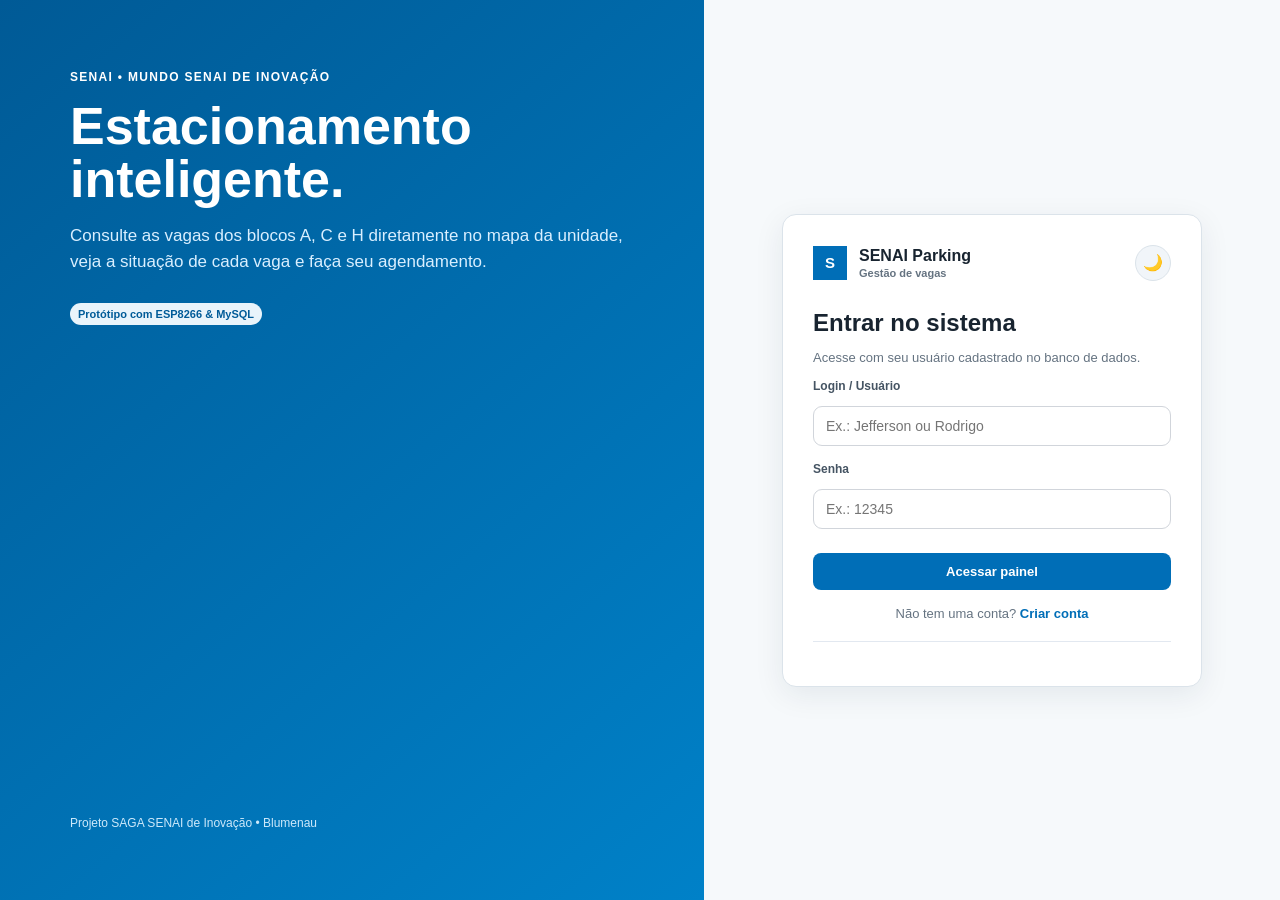
<file: index.html>
<!doctype html>
<html lang="pt-BR">
  <head>
    <meta charset="utf-8">
    <meta name="viewport" content="width=device-width, initial-scale=1">
    <meta http-equiv="Cache-Control" content="no-cache, no-store, must-revalidate">
    <meta http-equiv="Pragma" content="no-cache">
    <meta http-equiv="Expires" content="0">
    <title>SENAI Parking | Acesso</title>
    <link rel="stylesheet" href="css/style.css?v=20261028_v3">
    <script>
      (function() {
        if (localStorage.getItem('senaiTheme') === 'dark') {
          document.documentElement.classList.add('dark-mode');
        }
      })();
    </script>
  </head>
  <body>
    <div class="login-page">
      <section class="login-side">
        <div>
          <div class="login-kicker">SENAI • Mundo SENAI de Inovação</div>
          <h1>Estacionamento<br>inteligente.</h1>
          <p>Consulte as vagas dos blocos A, C e H diretamente no mapa da unidade, veja a situação de cada vaga e faça seu agendamento.</p>
          <div class="badge blue" style="display:inline-block;margin-top:10px">Protótipo com ESP8266 &amp; MySQL</div>
        </div>
        <div style="font-size:12px;color:#cde9fb">Projeto SAGA SENAI de Inovação • Blumenau</div>
      </section>
      <section class="login-panel">
        <div class="login-box">
          <div style="display:flex; justify-content:space-between; align-items:center;">
            <div class="brand">
              <div class="brand-mark">S</div>
              <div>SENAI Parking<small>Gestão de vagas</small></div>
            </div>
            <button type="button" class="btn-theme-toggle" id="themeToggle" onclick="alternarTema()" title="Alternar modo claro / escuro">🌙</button>
          </div>
          <h2 style="margin-top:28px" id="formTitle">Entrar no sistema</h2>
          <p id="formSubtitle">Acesse com seu usuário cadastrado no banco de dados.</p>

          <div id="loginErro" style="display:none; color:#dc2626; font-size:13px; margin: 12px 0; background:#fef2f2; padding:10px 14px; border-radius:8px; border:1px solid #fecaca; font-weight:500;"></div>
          <div id="loginSucesso" style="display:none; color:#16a34a; font-size:13px; margin: 12px 0; background:#f0fdf4; padding:10px 14px; border-radius:8px; border:1px solid #bbf7d0; font-weight:500;"></div>

          <!-- Formulário de Login -->
          <form id="loginForm">
            <div class="field">
              <label for="login">Login / Usuário</label>
              <input id="login" name="login" placeholder="Ex.: Jefferson ou Rodrigo" complete ="username">
            </div>
            <div class="field">
              <label for="senha">Senha</label>
              <input type="password" id="senha" name="senha" placeholder="Ex.: 12345" required autocomplete="current-password">
            </div>
            <button class="btn btn-primary" id="btnLoginSubmit" type="submit" style="width:100%;margin-top:8px">Acessar painel</button>
            <div style="margin-top: 16px; text-align: center; font-size: 13px; color: var(--muted);">
              Não tem uma conta? <a href="#" id="btnShowRegister" style="color:var(--blue); font-weight:600; text-decoration:none;">Criar conta</a>
            </div>
          </form>

          <!-- Formulário de Cadastro -->
          <form id="registerForm" style="display:none;">
            <div class="field">
              <label for="regNome">Nome completo</label>
              <input id="regNome" placeholder="Ex.: Adrian Alex Muller" required>
            </div>
            <div class="field">
              <label for="regUsuario">Usuário / Login</label>
              <input id="regUsuario" placeholder="Ex.: adrian" required>
            </div>
            <div class="field">
              <label for="regEmail">E-mail para notificações</label>
              <input type="email" id="regEmail" placeholder="seuemail@exemplo.com">
            </div>
            <div class="field">
              <label for="regSenha">Senha</label>
              <input type="password" id="regSenha" placeholder="Mínimo 4 caracteres" required>
            </div>
            <div class="field">
              <label for="regConfirma">Confirmar senha</label>
              <input type="password" id="regConfirma" placeholder="Repita a senha" required>
            </div>
            <button class="btn btn-primary" id="btnRegSubmit" type="submit" style="width:100%;margin-top:8px">Criar conta e entrar</button>
            <div style="margin-top: 16px; text-align: center; font-size: 13px; color: var(--muted);">
              Já possui conta? <a href="#" id="btnShowLogin" style="color:var(--blue); font-weight:600; text-decoration:none;">Fazer login</a>
            </div>
          </form>

          <div style="margin-top:20px; padding-top:14px; border-top:1px solid #e2e8f0; font-size:12px; color:#64748b; line-height: 1.5;">
          </div>
        </div>
      </section>
    </div>
    <script src="js/app.js?v=20261028_v3"></script>
  </body>
</html>
</file>
<file: css/style.css>
:root {
  --blue: #006eb7;
  --blue2: #004b82;
  --blue3: #eaf5fb;
  --ink: #182430;
  --muted: #657381;
  --line: #dbe3ea;
  --bg: #f4f7f9;
  --green: #2dbb73;
  --red: #e14949;
  --yellow: #f2b72e;
  --white: #fff;
  --shadow: 0 8px 30px rgba(17, 38, 58, 0.08);
}

* {
  box-sizing: border-box;
}

body {
  margin: 0;
  font-family: Arial, Helvetica, sans-serif;
  background: var(--bg);
  color: var(--ink);
}

a {
  text-decoration: none;
  color: inherit;
}

.topbar {
  height: 66px;
  background: #fff;
  border-bottom: 1px solid var(--line);
  display: flex;
  align-items: center;
  justify-content: space-between;
  padding: 0 26px;
  position: sticky;
  top: 0;
  z-index: 50;
}

.brand {
  display: flex;
  gap: 12px;
  align-items: center;
  font-weight: 800;
}

.brand-mark {
  width: 34px;
  height: 34px;
  background: var(--blue);
  color: #fff;
  display: grid;
  place-items: center;
  font-weight: 900;
  font-size: 15px;
}

.brand small {
  display: block;
  color: var(--muted);
  font-weight: 600;
  font-size: 11px;
  margin-top: 2px;
}

.topnav {
  display: flex;
  gap: 6px;
}

.topnav a {
  padding: 10px 12px;
  border-radius: 8px;
  color: #445362;
  font-size: 14px;
  font-weight: 700;
}

.topnav a:hover,
.topnav a.active {
  background: var(--blue3);
  color: var(--blue2);
}

.page {
  display: block;
  width: 100%;
  min-height: calc(100vh - 66px);
}

.sidebar {
  background: #fff;
  border-right: 1px solid var(--line);
  padding: 22px 14px;
}

.side-title {
  font-size: 11px;
  text-transform: uppercase;
  letter-spacing: 1px;
  color: #8a98a5;
  padding: 8px 12px;
}

.side-link {
  display: flex;
  align-items: center;
  gap: 10px;
  padding: 11px 12px;
  border-radius: 8px;
  color: #465664;
  font-size: 14px;
  font-weight: 700;
  margin: 2px 0;
}

.side-link:hover,
.side-link.active {
  background: #eaf5fb;
  color: var(--blue2);
}

.content {
  padding: 26px;
  max-width: 1500px;
  width: 100%;
  margin: auto;
}

.title-row {
  display: flex;
  justify-content: space-between;
  gap: 20px;
  align-items: flex-end;
  margin-bottom: 22px;
}

.eyebrow {
  font-size: 12px;
  font-weight: 800;
  letter-spacing: .9px;
  color: var(--blue);
  text-transform: uppercase;
}

.title {
  font-size: 31px;
  margin: 4px 0 0;
  font-weight: 800;
}

.subtitle {
  font-size: 14px;
  color: var(--muted);
  margin: 6px 0 0;
}

.btn {
  border: 0;
  border-radius: 8px;
  padding: 11px 15px;
  font-weight: 800;
  font-size: 13px;
  cursor: pointer;
  display: inline-flex;
  align-items: center;
  justify-content: center;
  gap: 8px;
}

.btn-primary {
  background: var(--blue);
  color: #fff;
}

.btn-primary:hover {
  background: #005b98;
}

.btn-light {
  background: #fff;
  border: 1px solid var(--line);
  color: #334351;
}

.btn-danger {
  background: #fdecec;
  color: #b92f2f;
}

.grid {
  display: grid;
  gap: 16px;
}

.g4 {
  grid-template-columns: repeat(4, minmax(0, 1fr));
}

.g3 {
  grid-template-columns: repeat(3, minmax(0, 1fr));
}

.g2 {
  grid-template-columns: repeat(2, minmax(0, 1fr));
}

.card {
  background: #fff;
  border: 1px solid var(--line);
  border-radius: 12px;
  box-shadow: var(--shadow);
}

.pad {
  padding: 18px;
}

.metric .label {
  font-size: 12px;
  color: var(--muted);
  font-weight: 700;
}

.metric .num {
  font-size: 29px;
  font-weight: 900;
  margin-top: 9px;
}

.metric .foot {
  font-size: 12px;
  color: var(--muted);
  margin-top: 5px;
}

.metric.green {
  border-top: 4px solid var(--green);
}

.metric.red {
  border-top: 4px solid var(--red);
}

.metric.yellow {
  border-top: 4px solid var(--yellow);
}

.metric.blue {
  border-top: 4px solid var(--blue);
}

.section-head {
  display: flex;
  align-items: center;
  justify-content: space-between;
  margin-bottom: 14px;
}

.section-head h2 {
  font-size: 18px;
  margin: 0;
}

.section-head span {
  font-size: 12px;
  color: var(--muted);
}

.list {
  display: grid;
  gap: 10px;
}

.list-item {
  display: flex;
  justify-content: space-between;
  align-items: center;
  padding: 13px 0;
  border-bottom: 1px solid #edf1f4;
}

.list-item:last-child {
  border-bottom: 0;
}

.badge {
  padding: 5px 8px;
  border-radius: 999px;
  font-size: 11px;
  font-weight: 800;
}

.badge.green {
  background: #e8f8ef;
  color: #178c53;
}

.badge.red {
  background: #fdecec;
  color: #b82f2f;
}

.badge.yellow {
  background: #fff6dc;
  color: #9b7100;
}

.badge.blue {
  background: #e9f4fb;
  color: #005b98;
}

.login-page {
  min-height: 100vh;
  display: grid;
  grid-template-columns: 1.1fr .9fr;
}

.login-side {
  background: linear-gradient(140deg, #005a96, #0081c8);
  color: #fff;
  padding: 70px;
  display: flex;
  flex-direction: column;
  justify-content: space-between;
}

.login-side h1 {
  font-size: 52px;
  line-height: 1.02;
  margin: 16px 0;
}

.login-side p {
  max-width: 620px;
  color: #d9efff;
  font-size: 17px;
  line-height: 1.55;
}

.login-kicker {
  font-weight: 800;
  letter-spacing: 1.3px;
  text-transform: uppercase;
  font-size: 12px;
}

.login-panel {
  display: flex;
  align-items: center;
  justify-content: center;
  padding: 40px;
  background: #f6f9fb;
}

.login-box {
  width: min(420px, 100%);
  background: #fff;
  border: 1px solid var(--line);
  border-radius: 14px;
  padding: 30px;
  box-shadow: var(--shadow);
}

.login-box h2 {
  margin: 0 0 7px;
  font-size: 24px;
}

.login-box p {
  color: var(--muted);
  font-size: 13px;
}

.field {
  display: grid;
  gap: 7px;
  margin: 14px 0;
}

.field label {
  font-size: 12px;
  font-weight: 800;
  color: #455463;
}

.field input,
.field select,
.field textarea {
  width: 100%;
  padding: 12px;
  border: 1px solid #cfd9e1;
  border-radius: 8px;
  font: inherit;
  background: #fff;
}

.field input:focus,
.field select:focus {
  outline: 2px solid #b8dff4;
  border-color: var(--blue);
}

.map-layout {
  display: grid;
  grid-template-columns: minmax(0, 1fr) 330px;
  gap: 18px;
}

.map-card {
  padding: 14px;
}

.map-toolbar {
  display: flex;
  justify-content: space-between;
  align-items: center;
  gap: 12px;
  margin-bottom: 12px;
  flex-wrap: wrap;
}

.switch {
  display: flex;
  gap: 5px;
  background: #edf3f7;
  padding: 4px;
  border-radius: 10px;
}

.switch button {
  border: 0;
  background: transparent;
  padding: 9px 14px;
  border-radius: 7px;
  font-weight: 800;
  color: #536272;
  cursor: pointer;
}

.switch button.active {
  background: #fff;
  color: var(--blue2);
  box-shadow: 0 2px 7px rgba(0, 0, 0, .07);
}

.legend {
  display: flex;
  flex-wrap: wrap;
  gap: 13px;
  font-size: 12px;
  color: #5e6d7b;
}

.legend i {
  width: 10px;
  height: 10px;
  display: inline-block;
  border-radius: 50%;
  margin-right: 5px;
}

.i-green {
  background: var(--green);
}

.i-red {
  background: var(--red);
}

.i-yellow {
  background: var(--yellow);
}

.map-wrap {
  position: relative;
  background: #eef2f5;
  border-radius: 10px;
  overflow: hidden;
  border: 1px solid var(--line);
  min-height: 480px;
  display: flex;
  align-items: center;
  justify-content: center;
  padding: 24px;
}

/* Área Visual das Vagas (Sem Fotos Reais) */
.parking-zone-container {
  width: 100%;
  max-width: 680px;
  display: flex;
  flex-direction: column;
  gap: 20px;
}

.parking-road {
  background: #2b3648;
  border-radius: 8px;
  padding: 12px 20px;
  display: flex;
  align-items: center;
  justify-content: space-between;
  color: #fff;
  font-size: 13px;
  font-weight: 600;
  letter-spacing: 1px;
  border-top: 2px dashed #94a3b8;
  border-bottom: 2px dashed #94a3b8;
}

.parking-bays {
  display: grid;
  grid-template-columns: repeat(auto-fit, minmax(240px, 1fr));
  gap: 20px;
}

.bay-card {
  background: var(--surface);
  border: 2px solid var(--line);
  border-radius: 12px;
  padding: 20px 18px;
  display: flex;
  flex-direction: column;
  gap: 12px;
  cursor: pointer;
  transition: all 0.25s ease;
  position: relative;
  box-shadow: 0 4px 14px rgba(0,0,0,0.04);
}

.bay-card:hover {
  transform: translateY(-3px);
  box-shadow: 0 8px 24px rgba(0,0,0,0.08);
}

.bay-card.selected {
  border-color: var(--blue) !important;
  box-shadow: 0 0 0 3px rgba(0, 102, 204, 0.25) !important;
}

.bay-card.bay-green {
  border-top: 6px solid var(--green);
}

.bay-card.bay-red {
  border-top: 6px solid var(--red);
}

.bay-card.bay-yellow {
  border-top: 6px solid var(--yellow);
}

.bay-header {
  display: flex;
  justify-content: space-between;
  align-items: center;
}

.bay-title {
  font-size: 18px;
  font-weight: 700;
  color: var(--text);
}

.bay-indicator {
  display: inline-flex;
  align-items: center;
  gap: 6px;
  padding: 4px 10px;
  border-radius: 20px;
  font-size: 12px;
  font-weight: 600;
}

.bay-indicator.green {
  background: #e8f8ef;
  color: var(--green);
}

.bay-indicator.red {
  background: #fdecec;
  color: var(--red);
}

.bay-indicator.yellow {
  background: #fff8e6;
  color: #b45309;
}

.bay-body {
  background: rgba(0,0,0,0.02);
  border-radius: 8px;
  padding: 12px;
  display: flex;
  flex-direction: column;
  gap: 6px;
  font-size: 13px;
}

.bay-body .bay-info-row {
  display: flex;
  justify-content: space-between;
  color: var(--muted);
}

.bay-body .bay-info-row strong {
  color: var(--text);
}

body.dark-mode .map-wrap {
  background: #0f172a;
}

body.dark-mode .bay-card {
  background: #1e293b;
  border-color: #334155;
}

body.dark-mode .bay-body {
  background: #0f172a;
}

.map-wrap img {
  width: 100%;
  height: auto;
  display: block;
}

.detail {
  display: grid;
  gap: 12px;
}

.detail-top {
  padding: 18px;
}

.detail-id {
  font-size: 30px;
  font-weight: 900;
}

.detail-status {
  margin-top: 7px;
}

.detail-meta {
  display: grid;
  gap: 10px;
  padding-top: 16px;
  margin-top: 16px;
  border-top: 1px solid var(--line);
}

.meta-row {
  display: flex;
  justify-content: space-between;
  font-size: 12px;
}

.meta-row span:first-child {
  color: var(--muted);
}

.detail-action {
  padding: 14px;
  border-top: 1px solid var(--line);
}

.table {
  width: 100%;
  border-collapse: collapse;
}

.table th,
.table td {
  text-align: left;
  padding: 12px 10px;
  border-bottom: 1px solid #edf1f4;
  font-size: 13px;
}

.table th {
  font-size: 11px;
  text-transform: uppercase;
  letter-spacing: .6px;
  color: #70808f;
}

.empty {
  padding: 36px;
  text-align: center;
  color: var(--muted);
}

.toast {
  position: fixed;
  right: 24px;
  bottom: 24px;
  background: #172532;
  color: #fff;
  padding: 13px 16px;
  border-radius: 9px;
  box-shadow: 0 12px 30px rgba(0, 0, 0, .2);
  font-size: 13px;
  display: none;
  z-index: 80;
}

.toast.show {
  display: block;
}

@media(max-width: 1050px) {
  .page {
    grid-template-columns: 1fr;
  }
  .sidebar {
    display: none;
  }
  .g4,
  .g3 {
    grid-template-columns: repeat(2, 1fr);
  }
  .map-layout {
    grid-template-columns: 1fr;
  }
  .detail {
    grid-template-columns: 1fr 1fr;
  }
  .detail-action {
    border-top: 0;
  }
  .login-page {
    grid-template-columns: 1fr;
  }
  .login-side {
    padding: 42px;
  }
  .login-side h1 {
    font-size: 40px;
  }
}

@media(max-width: 640px) {
  .content {
    padding: 16px;
  }
  .topbar {
    padding: 0 14px;
  }
  .topnav {
    display: none;
  }
  .g4,
  .g3,
  .g2 {
    grid-template-columns: 1fr;
  }
  .title {
    font-size: 25px;
  }
  .title-row {
    align-items: flex-start;
    flex-direction: column;
  }
  .map-wrap {
    min-height: 320px;
  }
  .detail {
    grid-template-columns: 1fr;
  }
  .login-side {
    padding: 30px;
  }
  .login-side h1 {
    font-size: 35px;
  }
}

.map-card {
  overflow: hidden;
}

.map-wrap {
  min-height: 0;
  aspect-ratio: 16/10;
  background: #dfe6eb;
}

.map-wrap img {
  width: 100%;
  height: 100%;
  object-fit: contain;
  object-position: center;
}

.field-label {
  display: flex;
  flex-direction: column;
  gap: 5px;
  font-size: 11px;
  font-weight: 800;
  color: var(--muted);
  margin-bottom: 9px;
}

.field-label input {
  border: 1px solid var(--line);
  border-radius: 7px;
  padding: 9px 10px;
  background: #fff;
  color: var(--text);
  font: inherit;
}

.full {
  width: 100%;
  margin-top: 3px;
}

.rule-box {
  border: 1px solid var(--line);
  background: #f7fafc;
  border-radius: 10px;
  padding: 16px;
  color: #4b5c6b;
}

.rule-box p {
  margin: 0 0 11px;
  font-size: 13px;
}

.rule-box small {
  display: block;
  margin-top: 14px;
  color: var(--muted);
  line-height: 1.5;
}

.table-scroll {
  overflow: auto;
}

@media(max-width: 900px) {
}

@media(max-width: 640px) {
  .map-wrap {
    aspect-ratio: 1/1.08;
  }
  .map-card {
    padding: 10px;
  }
}

.spot-selector-panel {
  padding: 18px;
  border-bottom: 1px solid var(--line);
}

.selector-label {
  display: block;
  font-size: 11px;
  font-weight: 800;
  color: var(--muted);
  margin: 12px 0 6px;
}

.spot-selector {
  width: 100%;
  padding: 12px 13px;
  border: 1px solid var(--line);
  border-radius: 9px;
  background: #fff;
  color: var(--ink);
  font: inherit;
  font-weight: 700;
  cursor: pointer;
  transition: color .15s ease, border-color .15s ease, background-color .15s ease;
}

.spot-selector.status-green {
  color: var(--green);
  border-color: #b9e7cf;
  background: #f4fcf7;
}

.spot-selector.status-red {
  color: var(--red);
  border-color: #f2bcbc;
  background: #fff7f7;
}

.spot-selector.status-yellow {
  color: #9b7100;
  border-color: #ead48d;
  background: #fffaf0;
}

.spot-selector option.spot-option.green {
  color: var(--green);
}

.spot-selector option.spot-option.red {
  color: var(--red);
}

.spot-selector option.spot-option.yellow {
  color: #9b7100;
}

.spot-selector:focus {
  outline: 2px solid #b8dff4;
  border-color: var(--blue);
}

.selector-hint {
  margin-top: 10px;
  font-size: 12px;
  line-height: 1.5;
  color: var(--muted);
}

.page-visualizar .map-layout {
  grid-template-columns: minmax(0, 1fr) 310px;
  align-items: start;
}

.page-visualizar .map-card {
  padding: 16px;
}

.page-visualizar .map-wrap {
  min-height: 0;
  height: calc(100vh - 220px);
  max-height: 900px;
  aspect-ratio: auto;
}

.page-visualizar .map-wrap img {
  width: 100%;
  height: 100%;
  object-fit: contain;
}

.view-only-note {
  padding: 14px;
  border: 1px solid var(--line);
  background: #f7fafc;
  border-radius: 9px;
  color: var(--muted);
  font-size: 12px;
  line-height: 1.55;
}

.view-only-note a {
  display: inline-block;
  margin-top: 7px;
  color: var(--blue2);
  font-weight: 800;
}

@media(max-width: 1050px) {
  .page-visualizar .map-wrap {
    height: clamp(420px, 70vh, 800px);
  }
}

@media(max-width: 640px) {
  .page-visualizar .map-wrap {
    height: clamp(360px, 65vh, 650px);
  }
}
    .vehicle-page {
      min-height: 100vh;
      padding: 28px;
    }

    .vehicle-container {
      max-width: 1100px;
      margin: 0 auto;
    }

    .page-header {
      display: flex;
      justify-content: space-between;
      align-items: center;
      gap: 20px;
      margin-bottom: 28px;
    }

    .page-header h1 {
      margin: 0;
    }

    .page-header p {
      margin: 6px 0 0;
      color: var(--muted);
    }

    .vehicle-grid {
      display: grid;
      grid-template-columns: 1fr 1fr;
      gap: 20px;
    }

    .vehicle-card {
      background: #fff;
      border: 1px solid #e5e7eb;
      border-radius: 16px;
      padding: 22px;
      box-shadow: 0 8px 25px rgba(0,0,0,.05);
    }

    .vehicle-card h2 {
      margin-top: 0;
      margin-bottom: 18px;
    }

    .vehicle-info {
      display: grid;
      gap: 12px;
    }

    .info-row {
      display: flex;
      justify-content: space-between;
      gap: 20px;
      padding: 12px 0;
      border-bottom: 1px solid #eee;
    }

    .info-row:last-child {
      border-bottom: 0;
    }

    .info-row span {
      color: var(--muted);
    }

    .info-row strong {
      text-align: right;
    }

    .field {
      margin-bottom: 16px;
    }

    .field label {
      display: block;
      margin-bottom: 6px;
      font-weight: 600;
    }

    .field select,
    .field input {
      width: 100%;
      box-sizing: border-box;
      padding: 11px 12px;
      border: 1px solid #d1d5db;
      border-radius: 9px;
      background: #fff;
      font-size: 14px;
    }

    .list-section {
      margin-top: 20px;
    }

    .data-list {
      display: grid;
      gap: 10px;
    }

    .data-item {
      padding: 12px 14px;
      border: 1px solid #e5e7eb;
      border-radius: 10px;
      background: #fafafa;
    }

    .data-item strong {
      display: block;
      margin-bottom: 3px;
    }

    .data-item small {
      color: var(--muted);
    }

    .empty-message {
      color: var(--muted);
      padding: 10px 0;
    }

    .back-link {
      display: inline-block;
      margin-bottom: 20px;
      text-decoration: none;
    }

    @media (max-width: 800px) {
      .vehicle-grid {
        grid-template-columns: 1fr;
      }

      .page-header {
        flex-direction: column;
        align-items: flex-start;
      }

      .vehicle-page {
        padding: 18px;
      }
    }
    #vehicleSelector {
  font-size: 15px;
  font-weight: 500;
  color: #536270;
}

.vehicle-info {
  display: grid;
  gap: 16px;
}

.vehicle-item-card {
  border: 1px solid #e1e6eb;
  border-radius: 12px;
  padding: 18px;
  background: #fff;
  margin-bottom: 14px;
}

.vehicle-item-card .btn {
  margin-top: 16px;
}


/* Topbar user badge & logout */
.topbar-right {
  display: flex;
  align-items: center;
  gap: 12px;
}

.user-badge {
  display: inline-flex;
  align-items: center;
  gap: 8px;
  background: #f1f5f9;
  border: 1px solid #e2e8f0;
  padding: 6px 14px;
  border-radius: 999px;
  font-size: 13px;
  font-weight: 600;
  color: #1e293b;
}

.user-badge-icon {
  width: 22px;
  height: 22px;
  background: var(--blue);
  color: #fff;
  border-radius: 50%;
  display: grid;
  place-items: center;
  font-size: 11px;
  font-weight: 800;
}

.btn-sair {
  background: #fee2e2;
  color: #dc2626;
  border: 1px solid #fecaca;
  padding: 6px 12px;
  border-radius: 999px;
  font-size: 12px;
  font-weight: 700;
  cursor: pointer;
  transition: all 0.2s ease;
  text-decoration: none;
  display: inline-flex;
  align-items: center;
}

.btn-sair:hover {
  background: #dc2626;
  color: #fff;
}


/* =====================================================
   PÁGINA DE PERFIL DO USUÁRIO
   ===================================================== */
.profile-container {
  max-width: 900px;
  margin: 0 auto;
  display: flex;
  flex-direction: column;
  gap: 22px;
}

.profile-hero {
  background: #fff;
  border: 1px solid var(--line);
  border-radius: 16px;
  padding: 24px;
  display: flex;
  align-items: center;
  gap: 20px;
  box-shadow: 0 4px 14px rgba(15, 23, 42, 0.03);
}

.profile-avatar-big {
  width: 68px;
  height: 68px;
  border-radius: 50%;
  background: linear-gradient(135deg, var(--blue), var(--blue2));
  color: #fff;
  font-size: 28px;
  font-weight: 900;
  display: grid;
  place-items: center;
  box-shadow: 0 4px 12px rgba(0, 91, 152, 0.25);
  flex-shrink: 0;
}

.profile-hero-info h1 {
  font-size: 22px;
  margin: 0 0 4px 0;
  color: #1e293b;
}

.profile-hero-info p {
  margin: 0;
  color: var(--muted);
  font-size: 14px;
}

.profile-section-card {
  background: #fff;
  border: 1px solid var(--line);
  border-radius: 16px;
  padding: 24px;
  box-shadow: 0 4px 14px rgba(15, 23, 42, 0.03);
}

.profile-section-card h2 {
  font-size: 17px;
  margin: 0 0 18px 0;
  padding-bottom: 12px;
  border-bottom: 1px solid #f1f5f9;
  display: flex;
  align-items: center;
  justify-content: space-between;
  color: #1e293b;
}

.profile-info-grid {
  display: grid;
  grid-template-columns: repeat(auto-fit, minmax(260px, 1fr));
  gap: 16px;
}

.profile-info-item {
  background: #f8fafc;
  border: 1px solid #e2e8f0;
  border-radius: 12px;
  padding: 14px 16px;
  display: flex;
  flex-direction: column;
  gap: 6px;
}

.profile-info-item .item-label {
  font-size: 12px;
  text-transform: uppercase;
  font-weight: 700;
  letter-spacing: 0.5px;
  color: var(--muted);
}

.profile-info-item .item-value {
  font-size: 15px;
  font-weight: 600;
  color: #0f172a;
}

.password-display-wrapper {
  display: flex;
  align-items: center;
  gap: 10px;
}

.password-display-text {
  font-family: monospace;
  font-size: 16px;
  letter-spacing: 2px;
  color: #334155;
}

.btn-eye-toggle {
  background: #fff;
  border: 1px solid #cbd5e1;
  border-radius: 6px;
  padding: 4px 10px;
  font-size: 12px;
  font-weight: 600;
  color: #475569;
  cursor: pointer;
  transition: all 0.2s;
}

.btn-eye-toggle:hover {
  background: #f1f5f9;
  color: var(--blue);
  border-color: var(--blue);
}

.danger-zone-card {
  background: #fff;
  border: 1px solid #fecaca;
  border-radius: 16px;
  padding: 24px;
  box-shadow: 0 4px 14px rgba(239, 68, 68, 0.05);
}

.danger-zone-header {
  display: flex;
  align-items: center;
  gap: 10px;
  color: #dc2626;
  font-size: 17px;
  font-weight: 800;
  margin-bottom: 12px;
}

.danger-zone-desc {
  font-size: 13px;
  color: #64748b;
  line-height: 1.5;
  margin-bottom: 18px;
}

.danger-confirm-box {
  background: #fef2f2;
  border: 1px dashed #f87171;
  border-radius: 12px;
  padding: 16px;
  margin-bottom: 18px;
}

.checkbox-confirm-label {
  display: flex;
  align-items: flex-start;
  gap: 10px;
  cursor: pointer;
  font-size: 14px;
  font-weight: 600;
  color: #991b1b;
  line-height: 1.4;
}

.checkbox-confirm-label input[type="checkbox"] {
  width: 18px;
  height: 18px;
  margin-top: 2px;
  cursor: pointer;
  accent-color: #dc2626;
}

.delete-field-group {
  margin-top: 14px;
}

.delete-field-group label {
  display: block;
  font-size: 13px;
  font-weight: 700;
  color: #374151;
  margin-bottom: 6px;
}

.delete-field-group input {
  width: 100%;
  padding: 10px 14px;
  border: 1px solid #d1d5db;
  border-radius: 8px;
  font-size: 14px;
  outline: none;
}

.delete-field-group input:focus {
  border-color: #dc2626;
  box-shadow: 0 0 0 3px rgba(220, 38, 38, 0.1);
}

.btn-delete-account {
  background: #dc2626;
  color: #fff;
  border: none;
  border-radius: 8px;
  padding: 12px 20px;
  font-size: 14px;
  font-weight: 700;
  cursor: pointer;
  transition: all 0.2s;
  display: inline-flex;
  align-items: center;
  justify-content: center;
  gap: 8px;
  width: 100%;
}

.btn-delete-account:hover:not(:disabled) {
  background: #b91c1c;
}

.btn-delete-account:disabled {
  background: #e2e8f0;
  color: #94a3b8;
  cursor: not-allowed;
}

/* =====================================================
   BOTÃO DE ALTERNAR TEMA (DARK / LIGHT)
   ===================================================== */
.btn-theme-toggle {
  background: #f1f5f9;
  border: 1px solid var(--line);
  color: var(--ink);
  width: 36px;
  height: 36px;
  border-radius: 50%;
  display: inline-flex;
  align-items: center;
  justify-content: center;
  cursor: pointer;
  font-size: 16px;
  transition: all 0.2s ease;
  flex-shrink: 0;
  user-select: none;
}

.btn-theme-toggle:hover {
  transform: rotate(18deg) scale(1.08);
  background: var(--blue3);
  border-color: var(--blue);
}

/* =====================================================
   MODO ESCURO PROFISSIONAL (DARK THEME)
   ===================================================== */
body.dark-mode {
  --bg: #0b1120;
  --ink: #f1f5f9;
  --white: #141f32;
  --muted: #94a3b8;
  --line: #202d44;
  --blue3: rgba(0, 110, 183, 0.2);
  --shadow: 0 10px 30px rgba(0, 0, 0, 0.5);
}

body.dark-mode {
  background-color: var(--bg);
  color: var(--ink);
}

body.dark-mode .topbar {
  background: #141f32;
  border-bottom-color: #202d44;
}

body.dark-mode .topnav a {
  color: #94a3b8;
}

body.dark-mode .topnav a:hover,
body.dark-mode .topnav a.active {
  color: #38bdf8;
  border-bottom-color: #38bdf8;
}

body.dark-mode .user-badge {
  background: #1e293b;
  border-color: #334155;
  color: #f1f5f9;
}

body.dark-mode .user-badge:hover {
  border-color: #38bdf8;
}

body.dark-mode .btn-theme-toggle {
  background: #1e293b;
  border-color: #334155;
  color: #f59e0b;
}

body.dark-mode .btn-theme-toggle:hover {
  background: #334155;
  border-color: #f59e0b;
}

body.dark-mode .card,
body.dark-mode .profile-hero,
body.dark-mode .profile-section-card,
body.dark-mode .vehicle-card,
body.dark-mode .map-card,
body.dark-mode .detail-card,
body.dark-mode .spot-sidebar {
  background: #141f32 !important;
  border-color: #202d44 !important;
  color: #f1f5f9;
}

body.dark-mode .profile-hero-info h1,
body.dark-mode .profile-section-card h2,
body.dark-mode .title,
body.dark-mode .page-header h1,
body.dark-mode .detail-id {
  color: #f8fafc;
}

body.dark-mode .profile-info-item {
  background: #0f172a;
  border-color: #1e293b;
}

body.dark-mode .profile-info-item .item-value {
  color: #f1f5f9;
}

body.dark-mode .password-display-text {
  color: #cbd5e1;
}

body.dark-mode .btn-eye-toggle {
  background: #1e293b;
  border-color: #334155;
  color: #e2e8f0;
}

body.dark-mode .btn-eye-toggle:hover {
  background: #334155;
  color: #38bdf8;
  border-color: #38bdf8;
}

body.dark-mode input,
body.dark-mode select,
body.dark-mode textarea {
  background: #0f172a !important;
  color: #f1f5f9 !important;
  border-color: #334155 !important;
}

body.dark-mode input:focus,
body.dark-mode select:focus,
body.dark-mode textarea:focus {
  border-color: #38bdf8 !important;
  box-shadow: 0 0 0 3px rgba(56, 189, 248, 0.15) !important;
}

body.dark-mode .table th {
  color: #94a3b8;
  border-bottom-color: #202d44;
}

body.dark-mode .table td {
  border-bottom-color: #1e293b;
  color: #e2e8f0;
}

body.dark-mode .btn-light {
  background: #1e293b;
  color: #f1f5f9;
  border-color: #334155;
}

body.dark-mode .btn-light:hover {
  background: #334155;
}

body.dark-mode .toast {
  background: #020617;
  border: 1px solid #334155;
  color: #fff;
}

body.dark-mode .spot-btn {
  background: #1e293b;
  border-color: #334155;
  color: #f1f5f9;
}

body.dark-mode .login-card,
body.dark-mode .auth-card {
  background: #141f32;
  border-color: #202d44;
  color: #f1f5f9;
}

body.dark-mode .auth-card h1 {
  color: #f8fafc;
}

/* =====================================================
   DARK MODE — PÁGINA DE LOGIN (index.html)
   ===================================================== */

/* Painel lateral esquerdo (hero azul) — escurece o gradiente */
body.dark-mode .login-side {
  background: linear-gradient(140deg, #00243d, #003a5c);
}

body.dark-mode .login-side p {
  color: #7fb8d8;
}

body.dark-mode .login-side .badge {
  background: rgba(56, 189, 248, 0.15);
  color: #38bdf8;
  border-color: rgba(56, 189, 248, 0.3);
}

/* Painel direito (formulário) */
body.dark-mode .login-panel {
  background: #0b1120;
}

/* Card do formulário */
body.dark-mode .login-box {
  background: #141f32;
  border-color: #202d44;
  box-shadow: 0 10px 40px rgba(0, 0, 0, 0.6);
}

body.dark-mode .login-box h2 {
  color: #f1f5f9;
}

body.dark-mode .login-box p {
  color: #94a3b8;
}

/* Labels dos campos */
body.dark-mode .field label {
  color: #94a3b8;
}

/* Brand header dentro do login-box */
body.dark-mode .login-box .brand div {
  color: #f1f5f9;
}

body.dark-mode .login-box .brand small {
  color: #64748b;
}

body.dark-mode .login-box .brand-mark {
  background: linear-gradient(135deg, #0ea5e9, #0369a1);
}

/* Links (Criar conta / Fazer login) */
body.dark-mode .login-box a {
  color: #38bdf8 !important;
}

body.dark-mode .login-box a:hover {
  color: #7dd3fc !important;
}

/* Botão primário no login */
body.dark-mode .login-box .btn-primary {
  background: linear-gradient(135deg, #0ea5e9, #0284c7);
  border-color: #0ea5e9;
  color: #fff;
}

body.dark-mode .login-box .btn-primary:hover {
  background: linear-gradient(135deg, #38bdf8, #0ea5e9);
}

/* Mensagem de erro inline */
body.dark-mode #loginErro {
  background: #1c1017 !important;
  color: #fca5a5 !important;
  border-color: #7f1d1d !important;
}

/* Mensagem de sucesso inline */
body.dark-mode #loginSucesso {
  background: #0c1a12 !important;
  color: #86efac !important;
  border-color: #14532d !important;
}

/* Rodapé / divider dentro do login-box */
body.dark-mode .login-box > div[style*="border-top"] {
  border-top-color: #202d44 !important;
  color: #64748b !important;
}

/* Placeholder dos inputs no login */
body.dark-mode .login-box input::placeholder {
  color: #4a5568 !important;
}

/* =====================================================
   ZONA DE PERIGO PROFISSIONAL (DANGER ZONE)
   ===================================================== */
.danger-zone-pro {
  background: #fff;
  border: 1px solid #fecaca;
  border-left: 5px solid #dc2626;
  border-radius: 14px;
  padding: 24px;
  box-shadow: 0 4px 16px rgba(239, 68, 68, 0.05);
  display: flex;
  align-items: center;
  justify-content: space-between;
  gap: 24px;
  flex-wrap: wrap;
}

body.dark-mode .danger-zone-pro {
  background: #19141f !important;
  border-color: #7f1d1d !important;
  border-left: 5px solid #ef4444 !important;
  box-shadow: 0 4px 20px rgba(0, 0, 0, 0.35);
}

.danger-zone-pro-text {
  flex: 1;
  min-width: 280px;
}

.danger-zone-pro-badge {
  display: inline-flex;
  align-items: center;
  gap: 6px;
  background: #fee2e2;
  color: #b91c1c;
  font-size: 11px;
  font-weight: 800;
  text-transform: uppercase;
  letter-spacing: 0.6px;
  padding: 3px 10px;
  border-radius: 6px;
  margin-bottom: 8px;
}

body.dark-mode .danger-zone-pro-badge {
  background: #450a0a;
  color: #fca5a5;
}

.danger-zone-pro-text h2 {
  font-size: 18px;
  color: #dc2626;
  margin: 0 0 6px 0;
  font-weight: 800;
  border-bottom: none;
  padding-bottom: 0;
}

body.dark-mode .danger-zone-pro-text h2 {
  color: #f87171;
}

.danger-zone-pro-text p {
  margin: 0;
  font-size: 13px;
  color: #64748b;
  max-width: 580px;
  line-height: 1.5;
}

body.dark-mode .danger-zone-pro-text p {
  color: #94a3b8;
}

.btn-open-danger-modal {
  background: #fff;
  color: #dc2626;
  border: 1.5px solid #f87171;
  padding: 12px 22px;
  border-radius: 9px;
  font-weight: 700;
  font-size: 13px;
  cursor: pointer;
  display: inline-flex;
  align-items: center;
  gap: 8px;
  transition: all 0.2s;
  white-space: nowrap;
}

.btn-open-danger-modal:hover {
  background: #dc2626;
  color: #fff;
  border-color: #dc2626;
  box-shadow: 0 4px 14px rgba(220, 38, 38, 0.25);
}

body.dark-mode .btn-open-danger-modal {
  background: #2a1215;
  border-color: #dc2626;
  color: #fca5a5;
}

body.dark-mode .btn-open-danger-modal:hover {
  background: #dc2626;
  color: #fff;
}

/* =====================================================
   MODAL DE SEGURANÇA PARA EXCLUSÃO DE CONTA
   ===================================================== */
.modal-overlay {
  position: fixed;
  top: 0;
  left: 0;
  right: 0;
  bottom: 0;
  background: rgba(15, 23, 42, 0.75);
  backdrop-filter: blur(4px);
  z-index: 1000;
  display: none;
  align-items: center;
  justify-content: center;
  padding: 20px;
  animation: fadeIn 0.2s ease;
}

.modal-overlay.active {
  display: flex;
}

.modal-box {
  background: #fff;
  border-radius: 16px;
  max-width: 520px;
  width: 100%;
  box-shadow: 0 24px 50px rgba(0, 0, 0, 0.35);
  overflow: hidden;
  border: 1px solid #e2e8f0;
  animation: slideUp 0.25s ease;
}

body.dark-mode .modal-box {
  background: #141f32;
  border-color: #334155;
  color: #f1f5f9;
}

.modal-header-danger {
  background: #fef2f2;
  padding: 18px 24px;
  border-bottom: 1px solid #fee2e2;
  display: flex;
  align-items: center;
  justify-content: space-between;
}

body.dark-mode .modal-header-danger {
  background: #2a1215;
  border-bottom-color: #450a0a;
}

.modal-header-danger h3 {
  margin: 0;
  color: #dc2626;
  font-size: 17px;
  display: flex;
  align-items: center;
  gap: 8px;
  font-weight: 800;
}

body.dark-mode .modal-header-danger h3 {
  color: #f87171;
}

.modal-close-btn {
  background: none;
  border: none;
  font-size: 22px;
  color: #94a3b8;
  cursor: pointer;
  padding: 4px;
  line-height: 1;
  transition: color 0.2s;
}

.modal-close-btn:hover {
  color: #1e293b;
}

body.dark-mode .modal-close-btn:hover {
  color: #fff;
}

.modal-body {
  padding: 24px;
}

.danger-bullets {
  background: #fff5f5;
  border: 1px solid #fed7d7;
  border-radius: 10px;
  padding: 14px 18px;
  margin: 14px 0 20px 0;
  font-size: 13px;
  color: #991b1b;
}

body.dark-mode .danger-bullets {
  background: #201115;
  border-color: #5c1d24;
  color: #fca5a5;
}

.danger-bullets ul {
  margin: 8px 0 0 0;
  padding-left: 20px;
}

.danger-bullets li {
  margin-bottom: 4px;
}

.modal-footer {
  padding: 16px 24px;
  background: #f8fafc;
  border-top: 1px solid #e2e8f0;
  display: flex;
  justify-content: flex-end;
  gap: 12px;
}

body.dark-mode .modal-footer {
  background: #0f172a;
  border-top-color: #1e293b;
}

/* =====================================================
   CENTRAL DE E-MAILS & NOTIFICAÇÕES
   ===================================================== */
.notification-badge-btn {
  background: #f1f5f9;
  border: 1px solid var(--line);
  color: var(--ink);
  padding: 7px 14px;
  border-radius: 20px;
  font-size: 13px;
  font-weight: 600;
  cursor: pointer;
  display: inline-flex;
  align-items: center;
  gap: 8px;
  transition: all 0.2s;
}

.notification-badge-btn:hover {
  background: var(--blue3);
  border-color: var(--blue);
  color: var(--blue);
}

body.dark-mode .notification-badge-btn {
  background: #1e293b;
  border-color: #334155;
  color: #f1f5f9;
}

body.dark-mode .notification-badge-btn:hover {
  background: #334155;
  border-color: #38bdf8;
  color: #38bdf8;
}

.email-list-wrap {
  display: flex;
  flex-direction: column;
  gap: 12px;
  max-height: 400px;
  overflow-y: auto;
  padding-right: 6px;
}

.email-item {
  border: 1px solid #e2e8f0;
  border-radius: 10px;
  padding: 14px 16px;
  background: #fff;
  display: flex;
  flex-direction: column;
  gap: 8px;
  transition: border-color 0.2s;
}

body.dark-mode .email-item {
  background: #0f172a;
  border-color: #1e293b;
}

.email-item-header {
  display: flex;
  justify-content: space-between;
  align-items: center;
  font-size: 12px;
  color: var(--muted);
}

.email-item-subject {
  font-size: 14px;
  font-weight: 700;
  color: var(--ink);
  display: flex;
  align-items: center;
  gap: 8px;
}

.email-item-body {
  font-size: 13px;
  color: #475569;
  line-height: 1.5;
  background: #f8fafc;
  padding: 10px 14px;
  border-radius: 8px;
  border: 1px solid #e2e8f0;
}

body.dark-mode .email-item-body {
  background: #141f32;
  border-color: #202d44;
  color: #cbd5e1;
}

@keyframes fadeIn {
  from { opacity: 0; }
  to { opacity: 1; }
}

@keyframes slideUp {
  from { transform: translateY(20px); opacity: 0; }
  to { transform: translateY(0); opacity: 1; }
}
</file>
